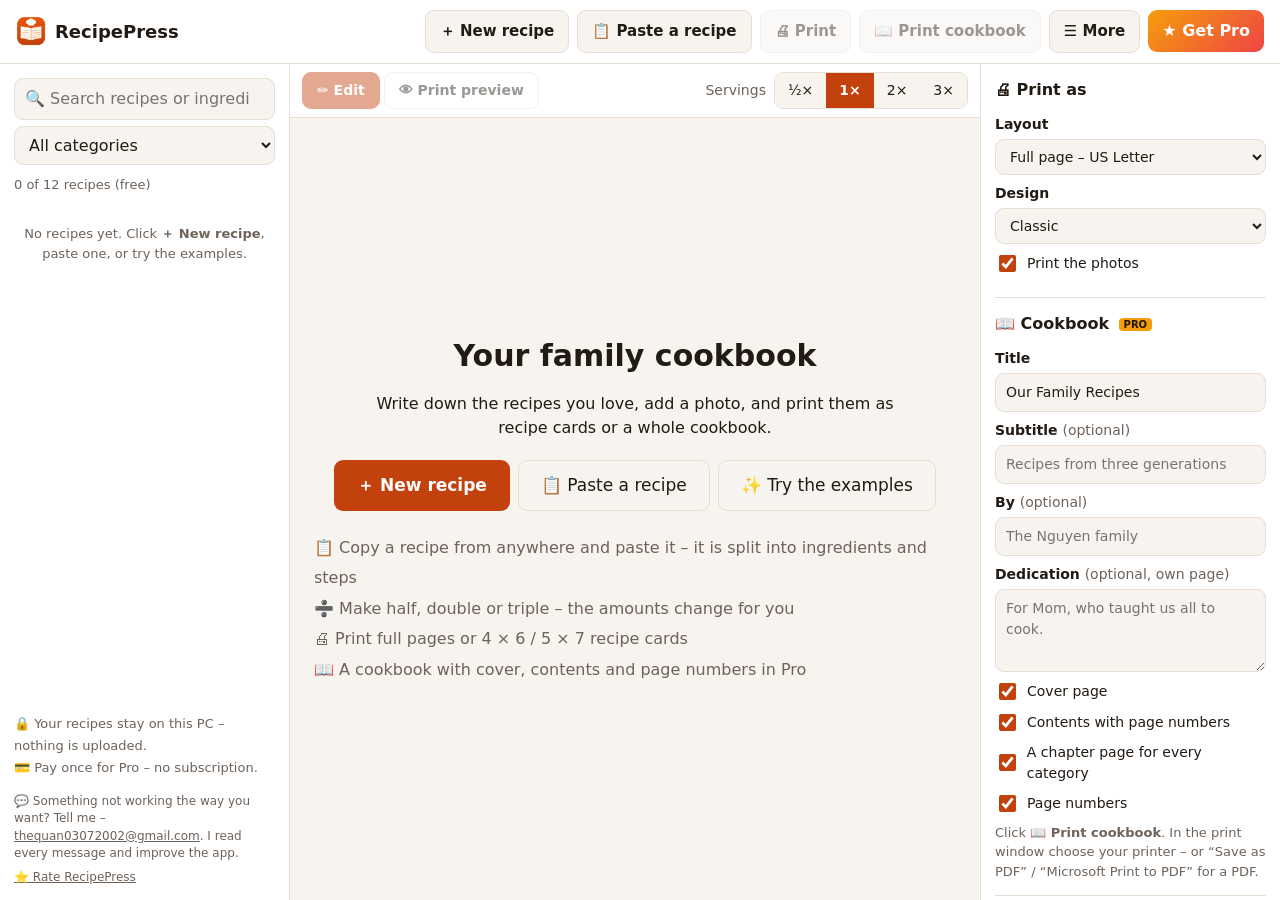
<file: index.html>
<!doctype html>
<html lang="en">
<head>
  <meta charset="utf-8">
  <meta name="viewport" content="width=device-width, initial-scale=1">
  <title>RecipePress – Family Cookbook &amp; Recipe Card Maker</title>
  <meta name="description" content="Keep your family recipes in one place and print beautiful recipe cards or a whole cookbook. Works offline, nothing is uploaded, no subscription.">
  <meta name="theme-color" content="#c2410c">
  <link rel="manifest" href="manifest.json">
  <link rel="icon" href="icon-192.png">
  <link rel="stylesheet" href="style.css">
</head>
<body>
  <header class="topbar">
    <div class="brand"><img src="icon-192.png" alt="" width="30" height="30"><span>RecipePress</span></div>
    <span class="spacer"></span>
    <div class="top-btns">
      <button id="newBtn" class="tb" title="New recipe (Ctrl+N)">＋ New recipe</button>
      <button id="pasteBtn" class="tb" title="Paste a recipe you copied">📋 Paste a recipe</button>
      <button id="printBtn" class="tb" disabled title="Print this recipe (Ctrl+P)">🖨 Print</button>
      <button id="bookBtn" class="tb" disabled>📖 Print cookbook</button>
      <button id="moreBtn" class="tb">☰ More</button>
      <button id="proBtn" class="pro-btn" hidden>★ Get Pro</button>
    </div>
    <div id="menu" class="menu" hidden>
      <button id="printAllBtn">🖨 Print all recipes in the list</button>
      <button id="txtBtn">📝 Save this recipe as text</button>
      <hr>
      <button id="backupBtn">💾 Back up all recipes (file)</button>
      <button id="restoreBtn2">📂 Restore from a backup…</button>
      <button id="exampleBtn">✨ Add example recipes</button>
      <hr>
      <a href="help.html" target="_blank" rel="noopener">❓ How to use RecipePress</a>
      <a href="mailto:thequan03072002@gmail.com?subject=RecipePress%20feedback">✉ Feedback &amp; support</a>
      <a href="https://apps.microsoft.com/detail/9MWSF3JMP1GJ" target="_blank" rel="noopener">More apps: PrintCal photo calendar maker</a>
      <a href="https://apps.microsoft.com/detail/9PJSZZRXMDWN" target="_blank" rel="noopener">More apps: ColorPress coloring page maker</a>
    </div>
    <input id="restoreIn" type="file" accept=".json,application/json" hidden>
    <input id="photoIn" type="file" accept="image/*" hidden>
  </header>

  <main class="layout">
    <aside class="left">
      <div class="search-row">
        <input id="search" type="search" placeholder="🔍 Search recipes or ingredients (Ctrl+F)">
        <select id="catFilter" aria-label="Category"></select>
      </div>
      <p id="count" class="hint"></p>
      <div id="list" class="list"></div>
      <p class="promise">🔒 Your recipes stay on this PC – nothing is uploaded.<br>💳 Pay once for Pro – no subscription.</p>
      <p class="fb-note">💬 Something not working the way you want? Tell me – <a href="mailto:thequan03072002@gmail.com?subject=RecipePress%20feedback">thequan03072002@gmail.com</a>. I read every message and improve the app.</p>
    </aside>

    <section class="stage">
      <div class="stagebar">
        <div class="tabs"><button id="tabEdit" class="on">✏️ Edit</button><button id="tabPreview">👁 Print preview</button></div>
        <div class="scale"><span class="muted">Servings</span>
          <div class="seg" id="scaleSeg"><button data-v="0.5">½×</button><button data-v="1" class="on">1×</button><button data-v="2">2×</button><button data-v="3">3×</button></div>
        </div>
      </div>
      <div class="view">
        <div id="emptyMain" class="empty">
          <h1>Your family cookbook</h1>
          <p>Write down the recipes you love, add a photo, and print them as recipe cards or a whole cookbook.</p>
          <div class="row-btns center">
            <button id="newBig" class="primary big">＋ New recipe</button>
            <button id="pasteBig" class="ghost big">📋 Paste a recipe</button>
            <button id="exampleBig" class="ghost big">✨ Try the examples</button>
          </div>
          <ul class="promise-list">
            <li>📋 Copy a recipe from anywhere and paste it – it is split into ingredients and steps</li>
            <li>➗ Make half, double or triple – the amounts change for you</li>
            <li>🖨 Print full pages or 4 × 6 / 5 × 7 recipe cards</li>
            <li>📖 A cookbook with cover, contents and page numbers in Pro</li>
          </ul>
        </div>

        <form id="form" class="form" hidden onsubmit="return false">
          <div class="form-top">
            <div class="form-main">
              <label class="field">Recipe name<input id="f_title" type="text" maxlength="120" placeholder="e.g. Grandma's apple pie"></label>
              <div class="three">
                <label class="field">Category<span class="cat-row"><select id="f_cat"></select><button id="newCat" type="button" class="mini" title="New category">＋</button></span></label>
                <label class="field">Serves<input id="f_serves" type="text" maxlength="40" placeholder="4"></label>
                <label class="field">Prep time<input id="f_prep" type="text" maxlength="40" placeholder="15 min"></label>
                <label class="field">Cook time<input id="f_cook" type="text" maxlength="40" placeholder="1 h"></label>
              </div>
            </div>
            <div class="photo-col">
              <button id="photoBox" type="button" class="photo-box" title="Add or change the photo"></button>
              <button id="photoDel" type="button" class="link" hidden>Remove photo</button>
            </div>
          </div>
          <div class="two-col">
            <label class="field">Ingredients <span class="muted">(one per line – start with the amount, e.g. “1 1/2 cups flour”)</span><textarea id="f_ingredients" rows="12" placeholder="2 cups flour&#10;1 tsp salt&#10;3 eggs&#10;For the sauce:&#10;1 cup milk"></textarea></label>
            <label class="field">Directions <span class="muted">(one step per line)</span><textarea id="f_steps" rows="12" placeholder="Heat the oven to 350 °F.&#10;Mix the flour and salt…"></textarea></label>
          </div>
          <label class="field">Notes <span class="muted">(optional)</span><textarea id="f_notes" rows="3" placeholder="Tips, where the recipe came from, a memory…"></textarea></label>
          <label class="field">From the kitchen of <span class="muted">(optional)</span><input id="f_source" type="text" maxlength="80" placeholder="e.g. Grandma Rose"></label>
          <div class="row-btns">
            <button id="dupBtn" type="button" class="ghost">⧉ Make a copy</button>
            <button id="delBtn" type="button" class="ghost danger">🗑 Delete recipe</button>
          </div>
          <p class="hint">Everything is saved automatically on this PC.</p>
        </form>

        <div id="previewWrap" class="preview-wrap" hidden>
          <div id="preview" class="preview"></div>
        </div>
      </div>
    </section>

    <aside class="right">
      <section class="tool">
        <h2>🖨 Print as</h2>
        <label class="field">Layout<select id="layout"></select></label>
        <label class="field">Design<select id="theme"></select></label>
        <label class="check"><input id="b_photos" type="checkbox"> Print the photos</label>
        <p id="setHint" class="hint warn"></p>
      </section>
      <section class="tool">
        <h2>📖 Cookbook <span class="badge pro-only">PRO</span></h2>
        <label class="field">Title<input id="b_title" type="text" maxlength="80"></label>
        <label class="field">Subtitle <span class="muted">(optional)</span><input id="b_subtitle" type="text" maxlength="80" placeholder="Recipes from three generations"></label>
        <label class="field">By <span class="muted">(optional)</span><input id="b_by" type="text" maxlength="80" placeholder="The Nguyen family"></label>
        <label class="field">Dedication <span class="muted">(optional, own page)</span><textarea id="b_dedication" rows="3" placeholder="For Mom, who taught us all to cook."></textarea></label>
        <label class="check"><input id="b_cover" type="checkbox"> Cover page</label>
        <label class="check"><input id="b_toc" type="checkbox"> Contents with page numbers</label>
        <label class="check"><input id="b_chapters" type="checkbox"> A chapter page for every category</label>
        <label class="check"><input id="b_nums" type="checkbox"> Page numbers</label>
        <p class="hint">Click <b>📖 Print cookbook</b>. In the print window choose your printer – or “Save as PDF” / “Microsoft Print to PDF” for a PDF.</p>
      </section>
    </aside>
  </main>

  <dialog id="pasteDlg" class="dlg wide-dlg">
    <h2>Paste a recipe</h2>
    <p class="muted">Copy a recipe from a website, an email or a note and paste it here. RecipePress finds the name, ingredients and steps – you can fix anything afterwards.</p>
    <textarea id="pasteText" rows="14" placeholder="Banana Bread&#10;Serves: 8&#10;&#10;Ingredients&#10;3 ripe bananas&#10;1/3 cup melted butter&#10;…&#10;&#10;Directions&#10;Heat the oven to 350 °F.&#10;…"></textarea>
    <div class="row-btns">
      <button id="pasteGo" class="primary">Add recipe</button>
      <button id="pasteCancel" class="ghost">Cancel</button>
    </div>
  </dialog>

  <dialog id="proDialog" class="dlg">
    <h2>RecipePress Pro</h2>
    <p class="muted">One-time purchase. Yours forever on this Microsoft account. No subscription, ever.</p>
    <ul class="pro-list">
      <li><strong>Unlimited recipes</strong> – the free version keeps 12</li>
      <li><strong>The whole cookbook</strong> – cover page, dedication, contents, chapters and page numbers</li>
      <li><strong>Print many recipes at once</strong> – all cards or pages in one go</li>
      <li><strong>Cookbook sizes</strong> 5.5 × 8.5 and 8 × 10 in</li>
      <li><strong>4 more designs</strong> – Farmhouse, Christmas, Tết / Lunar New Year, Garden</li>
    </ul>
    <p class="fb-note">💬 Something not working the way you want? Tell me – <a href="mailto:thequan03072002@gmail.com?subject=RecipePress%20feedback">thequan03072002@gmail.com</a>. I read every message and improve the app.</p>
    <p id="proMsg" class="pro-msg" hidden></p>
    <div class="row-btns">
      <button id="buyBtn" class="primary" autofocus>Unlock Pro</button>
      <button id="restoreBtn" class="ghost">Restore purchase</button>
      <button id="closePro" class="ghost">Not now</button>
    </div>
  </dialog>
  <div id="toast" class="toast" hidden></div>
  <div id="restartBar" class="restart" hidden>A new version of RecipePress is ready. <button id="restartBtn" class="primary">Restart now</button></div>
  <div id="measure" aria-hidden="true"></div>
  <div id="printArea"></div>
  <script src="app.js"></script>
  <script src="rate.js" data-id="9NDCRGD5QFJ4" data-app="RecipePress"></script>
</body>
</html>
</file>
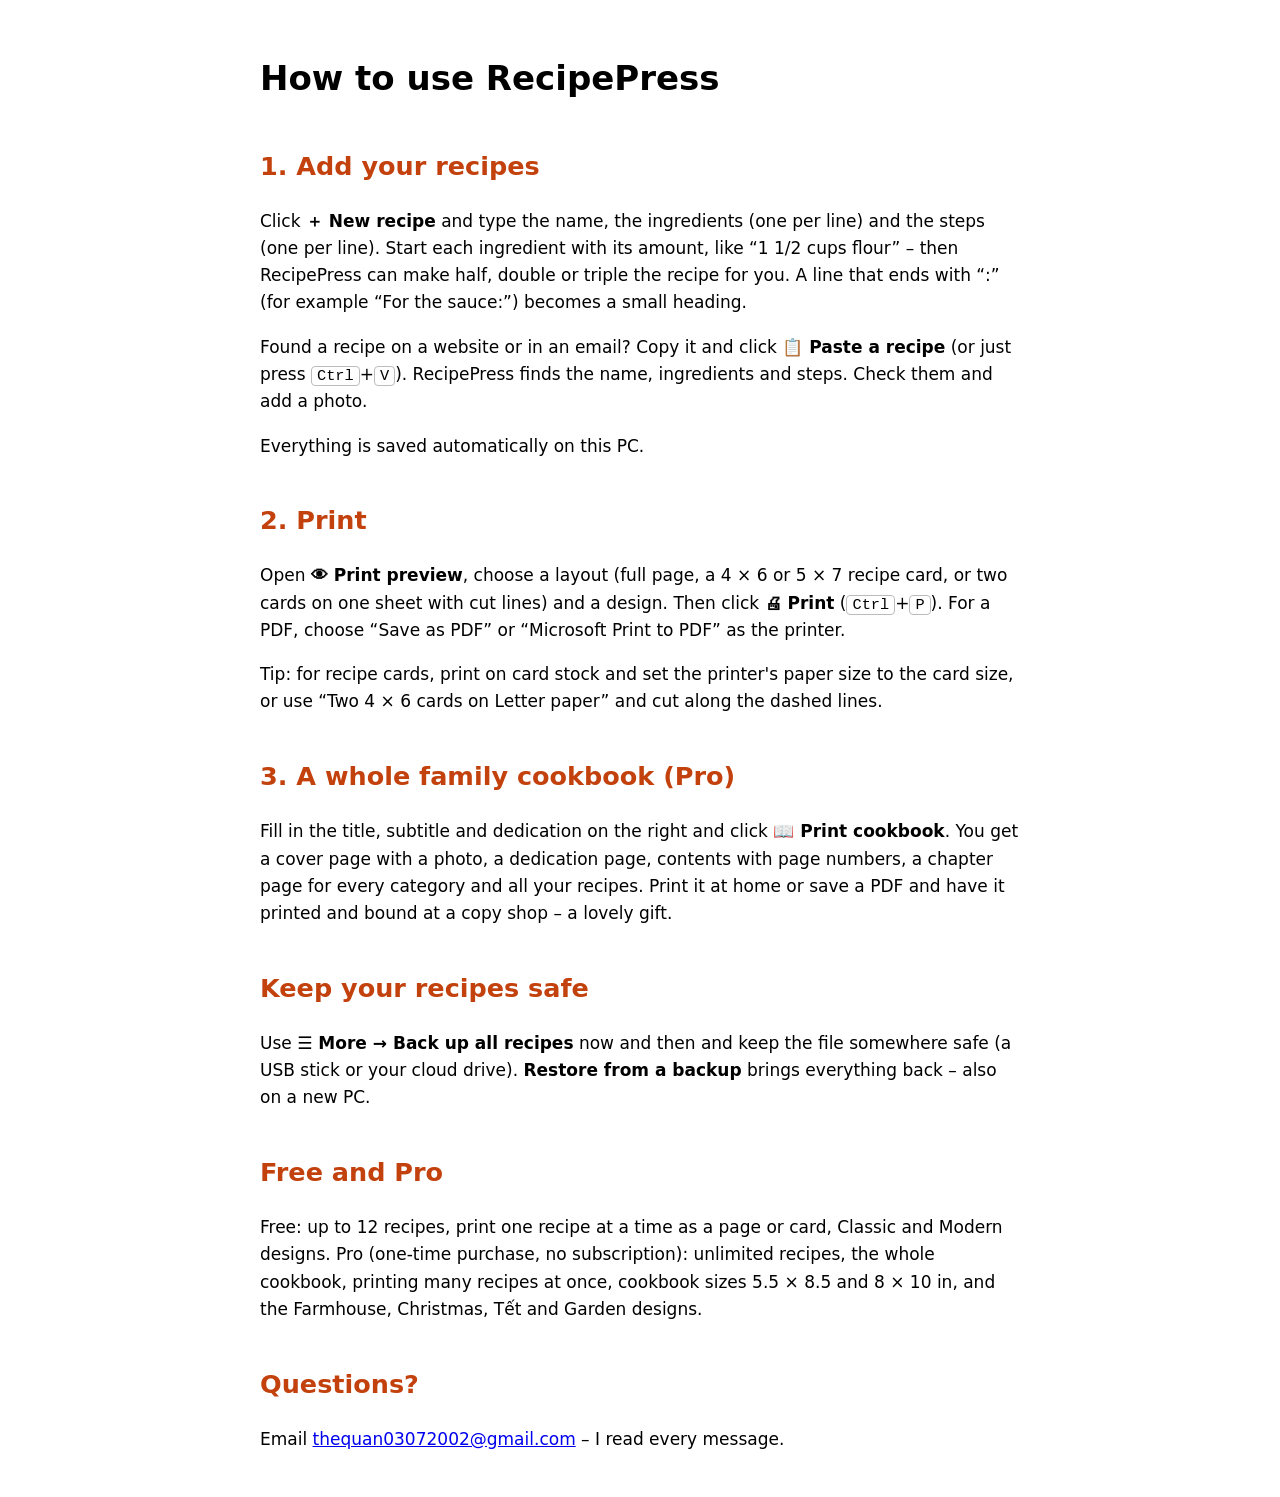
<file: help.html>
<!doctype html><html lang="en"><head><meta charset="utf-8"><meta name="viewport" content="width=device-width, initial-scale=1"><title>RecipePress – Help</title><style>body{font:17px/1.6 "Segoe UI",system-ui,sans-serif;max-width:760px;margin:0 auto;padding:28px 20px}h2{margin-top:1.6em;color:#c2410c}kbd{border:1px solid #bbb;border-radius:4px;padding:0 5px;font-size:.9em}</style></head><body>
<h1>How to use RecipePress</h1>
<h2>1. Add your recipes</h2>
<p>Click <b>＋ New recipe</b> and type the name, the ingredients (one per line) and the steps (one per line). Start each ingredient with its amount, like “1 1/2 cups flour” – then RecipePress can make half, double or triple the recipe for you. A line that ends with “:” (for example “For the sauce:”) becomes a small heading.</p>
<p>Found a recipe on a website or in an email? Copy it and click <b>📋 Paste a recipe</b> (or just press <kbd>Ctrl</kbd>+<kbd>V</kbd>). RecipePress finds the name, ingredients and steps. Check them and add a photo.</p>
<p>Everything is saved automatically on this PC.</p>
<h2>2. Print</h2>
<p>Open <b>👁 Print preview</b>, choose a layout (full page, a 4 × 6 or 5 × 7 recipe card, or two cards on one sheet with cut lines) and a design. Then click <b>🖨 Print</b> (<kbd>Ctrl</kbd>+<kbd>P</kbd>). For a PDF, choose “Save as PDF” or “Microsoft Print to PDF” as the printer.</p>
<p>Tip: for recipe cards, print on card stock and set the printer's paper size to the card size, or use “Two 4 × 6 cards on Letter paper” and cut along the dashed lines.</p>
<h2>3. A whole family cookbook (Pro)</h2>
<p>Fill in the title, subtitle and dedication on the right and click <b>📖 Print cookbook</b>. You get a cover page with a photo, a dedication page, contents with page numbers, a chapter page for every category and all your recipes. Print it at home or save a PDF and have it printed and bound at a copy shop – a lovely gift.</p>
<h2>Keep your recipes safe</h2>
<p>Use <b>☰ More → Back up all recipes</b> now and then and keep the file somewhere safe (a USB stick or your cloud drive). <b>Restore from a backup</b> brings everything back – also on a new PC.</p>
<h2>Free and Pro</h2>
<p>Free: up to 12 recipes, print one recipe at a time as a page or card, Classic and Modern designs. Pro (one-time purchase, no subscription): unlimited recipes, the whole cookbook, printing many recipes at once, cookbook sizes 5.5 × 8.5 and 8 × 10 in, and the Farmhouse, Christmas, Tết and Garden designs.</p>
<h2>Questions?</h2>
<p>Email <a href="mailto:thequan03072002@gmail.com?subject=RecipePress">thequan03072002@gmail.com</a> – I read every message.</p>
</body></html>
</file>
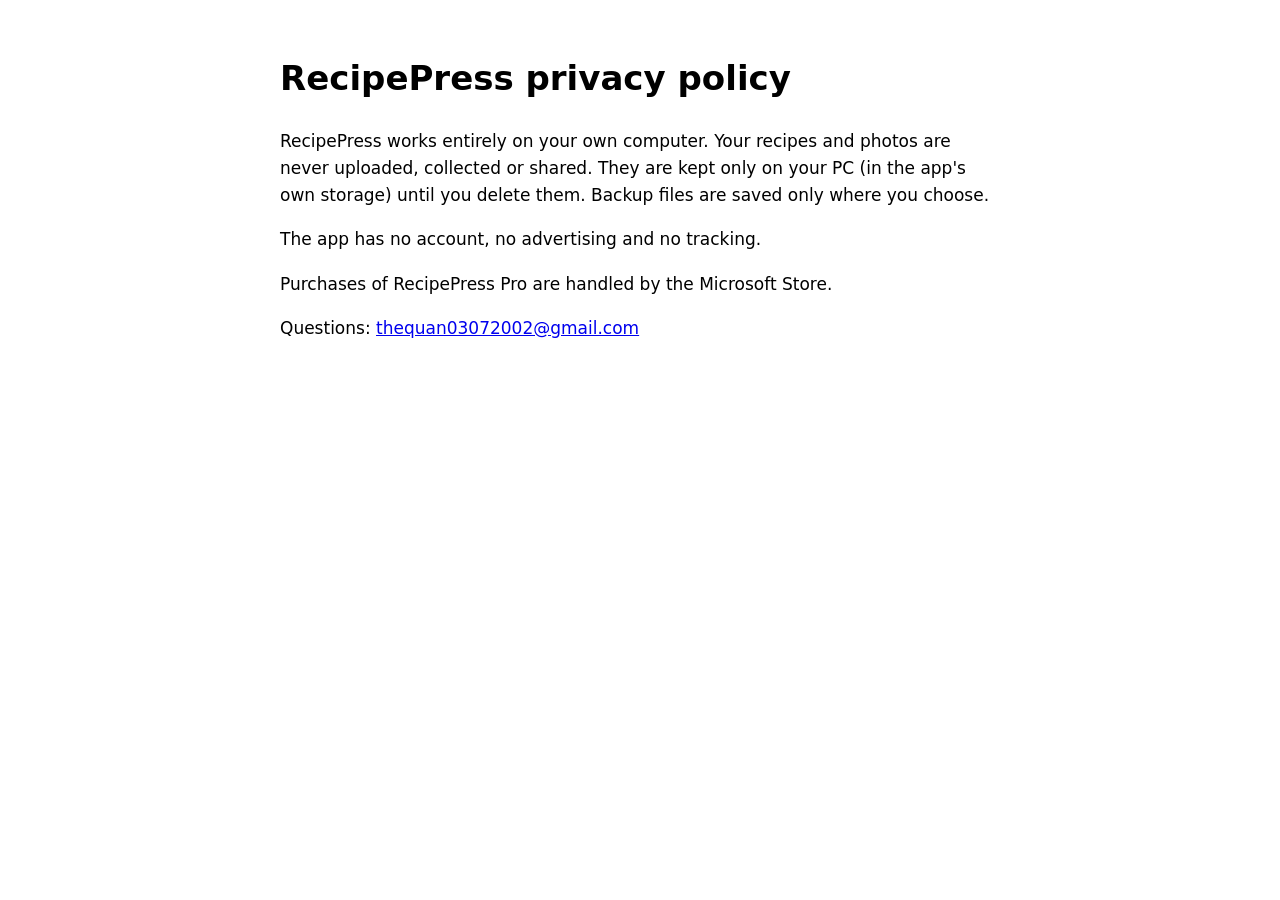
<file: privacy.html>
<!doctype html><html lang="en"><head><meta charset="utf-8"><meta name="viewport" content="width=device-width, initial-scale=1"><title>RecipePress – Privacy</title><style>body{font:17px/1.6 "Segoe UI",system-ui,sans-serif;max-width:720px;margin:0 auto;padding:28px 20px}</style></head><body><h1>RecipePress privacy policy</h1><p>RecipePress works entirely on your own computer. Your recipes and photos are never uploaded, collected or shared. They are kept only on your PC (in the app's own storage) until you delete them. Backup files are saved only where you choose.</p><p>The app has no account, no advertising and no tracking.</p><p>Purchases of RecipePress Pro are handled by the Microsoft Store.</p><p>Questions: <a href="mailto:thequan03072002@gmail.com">thequan03072002@gmail.com</a></p></body></html>
</file>
<file: style.css>
:root { --bg: #f7f3ee; --card: #ffffff; --text: #221a14; --muted: #6e6259; --line: #e7ddd3; --accent: #c2410c; --accent-2: #ffedd5; --on-accent: #ffffff; --danger: #b42318; color-scheme: light dark; }
@media (prefers-color-scheme: dark) { :root { --bg: #15110e; --card: #1e1915; --text: #f3ece5; --muted: #ab9e93; --line: #352d27; --accent: #fb923c; --accent-2: #3b2112; --on-accent: #1d0d03; --danger: #f97066; } }
* { box-sizing: border-box; }
html, body { height: 100%; }
body { margin: 0; font: 16px/1.5 "Segoe UI", system-ui, sans-serif; background: var(--bg); color: var(--text); display: flex; flex-direction: column; }
[hidden] { display: none !important; }
h1 { font-size: 30px; margin: 0 0 6px; }
h2 { font-size: 16px; margin: 0 0 4px; }
.topbar { position: relative; display: flex; align-items: center; gap: 14px; padding: 10px 16px; border-bottom: 1px solid var(--line); background: var(--card); }
.brand { display: flex; align-items: center; gap: 9px; font-weight: 700; font-size: 18px; }
.brand img { border-radius: 7px; }
.spacer { flex: 1; }
.top-btns { display: flex; gap: 8px; align-items: center; flex-wrap: wrap; justify-content: flex-end; }
button { font: inherit; border-radius: 9px; padding: 9px 14px; cursor: pointer; border: 1px solid transparent; }
button:disabled { opacity: .45; cursor: not-allowed; }
.tb { background: var(--bg); color: var(--text); border-color: var(--line); font-weight: 600; font-size: 15px; }
.tb:hover:not(:disabled), .ghost:hover:not(:disabled) { border-color: var(--accent); }
.primary { background: var(--accent); color: var(--on-accent); font-weight: 700; }
.ghost { background: transparent; color: var(--text); border-color: var(--line); }
.big { font-size: 17px; padding: 12px 22px; }
.mini { padding: 6px 11px; background: var(--bg); color: var(--text); border-color: var(--line); font-weight: 700; }
.link { background: none; border: 0; color: var(--muted); text-decoration: underline; padding: 4px; font-size: 13px; }
.pro-btn { background: linear-gradient(135deg, #f59e0b, #ef4444); color: #fff; font-weight: 700; border: 0; }
.pro-btn.is-pro { background: var(--accent-2); color: var(--accent); cursor: default; }
.badge { font-size: 10px; font-weight: 700; background: #f59e0b; color: #1f1503; border-radius: 4px; padding: 1px 5px; margin-left: 4px; vertical-align: 1px; }
body.unlocked .pro-only { display: none; }
.menu { position: absolute; right: 16px; top: 54px; z-index: 20; background: var(--card); border: 1px solid var(--line); border-radius: 12px; padding: 6px; display: flex; flex-direction: column; min-width: 300px; box-shadow: 0 10px 30px rgba(0,0,0,.25); }
.menu button, .menu a { text-align: left; background: transparent; color: var(--text); padding: 10px 12px; border-radius: 8px; text-decoration: none; font-size: 15px; }
.menu button:hover, .menu a:hover { background: var(--accent-2); }
.menu hr { border: 0; border-top: 1px solid var(--line); margin: 4px 6px; }
.danger { color: var(--danger) !important; }

.layout { flex: 1; min-height: 0; display: grid; grid-template-columns: 290px minmax(0, 1fr) 300px; }
.left, .right { background: var(--card); padding: 14px; overflow: auto; display: flex; flex-direction: column; gap: 10px; }
.left { border-right: 1px solid var(--line); }
.right { border-left: 1px solid var(--line); gap: 14px; }
.search-row { display: grid; gap: 6px; }
.list { display: flex; flex-direction: column; gap: 3px; flex: 1 0 auto; min-height: 120px; }
.left > * { flex-shrink: 0; }
.cat-h { margin: 10px 0 2px; font-size: 12px; font-weight: 700; text-transform: uppercase; letter-spacing: .06em; color: var(--accent); }
.item { display: flex; align-items: center; gap: 10px; text-align: left; background: transparent; color: var(--text); padding: 6px 8px; border-radius: 9px; }
.item:hover { background: var(--bg); }
.item.on { background: var(--accent-2); font-weight: 600; }
.item img, .item .ph { width: 38px; height: 38px; border-radius: 7px; object-fit: cover; flex: none; display: grid; place-items: center; background: var(--bg); font-size: 20px; }
.item span:last-child { min-width: 0; overflow: hidden; text-overflow: ellipsis; white-space: nowrap; }
.tool { display: flex; flex-direction: column; gap: 8px; padding-bottom: 14px; border-bottom: 1px solid var(--line); }
.field { display: block; font-size: 14px; font-weight: 600; }
.field > input, .field > select, .field > textarea, .field > .cat-row { margin-top: 4px; }
.field > input, .field > select, .field > textarea { display: block; }
.check { display: flex; align-items: center; gap: 8px; font-size: 14px; }
.check input { width: 17px; height: 17px; accent-color: var(--accent); }
.hint { color: var(--muted); font-size: 13px; margin: 0; }
.hint.center { text-align: center; padding: 20px 6px; }
.hint.warn:not(:empty) { color: var(--text); background: var(--accent-2); padding: 8px 10px; border-radius: 8px; }
.muted { color: var(--muted); font-weight: 400; }
.promise { font-size: 13px; color: var(--muted); margin: 0; line-height: 1.7; }
.fb-note { color: var(--muted); font-size: 12px; font-weight: 400; line-height: 1.45; margin: 4px 0 0; overflow-wrap: anywhere; }
.fb-note a { color: inherit; text-decoration: underline; }
input[type=text], input[type=search], select, textarea { font: inherit; padding: 8px 10px; border-radius: 9px; border: 1px solid var(--line); background: var(--bg); color: var(--text); width: 100%; font-weight: 400; }
textarea { resize: vertical; line-height: 1.55; }
input:focus, select:focus, textarea:focus, button:focus-visible { outline: 3px solid var(--accent); outline-offset: 1px; }
.seg { display: flex; border: 1px solid var(--line); border-radius: 9px; overflow: hidden; }
.seg button { flex: 1; border-radius: 0; background: var(--bg); color: var(--text); padding: 6px 12px; font-size: 14px; }
.seg button.on { background: var(--accent); color: var(--on-accent); font-weight: 700; }

.stage { position: relative; min-width: 0; min-height: 0; display: flex; flex-direction: column; }
.stagebar { display: flex; justify-content: space-between; align-items: center; gap: 12px; flex-wrap: wrap; padding: 8px 12px; border-bottom: 1px solid var(--line); background: var(--card); font-size: 14px; }
.tabs { display: flex; gap: 4px; }
.tabs button { background: transparent; color: var(--text); border-color: var(--line); padding: 7px 14px; font-weight: 600; }
.tabs button.on { background: var(--accent); color: var(--on-accent); border-color: var(--accent); }
.scale { display: flex; align-items: center; gap: 8px; }
.view { position: relative; flex: 1; min-height: 0; overflow: auto; }
.empty { min-height: 100%; display: flex; flex-direction: column; align-items: center; justify-content: center; text-align: center; gap: 8px; padding: 24px; }
.empty p { max-width: 560px; margin: 0; }
.promise-list { list-style: none; padding: 0; margin: 14px 0 0; color: var(--muted); line-height: 1.9; text-align: left; }
.row-btns { display: flex; gap: 8px; flex-wrap: wrap; margin-top: 12px; }
.row-btns.center { justify-content: center; }
.form { padding: 16px 20px 30px; display: flex; flex-direction: column; gap: 12px; max-width: 1000px; }
.form-top { display: flex; gap: 16px; }
.form-main { flex: 1; min-width: 0; display: flex; flex-direction: column; gap: 10px; }
#f_title { font-size: 20px; font-weight: 700; }
.three { display: grid; grid-template-columns: 1.6fr 1fr 1fr 1fr; gap: 8px; }
.cat-row { display: flex; gap: 4px; }
.photo-col { display: flex; flex-direction: column; align-items: center; }
.photo-box { width: 170px; height: 128px; border: 2px dashed var(--line); background: var(--bg); color: var(--muted); padding: 0; overflow: hidden; display: grid; place-items: center; }
.photo-box:hover { border-color: var(--accent); }
.photo-box img { width: 100%; height: 100%; object-fit: cover; }
.two-col { display: grid; grid-template-columns: 1fr 1.3fr; gap: 12px; }
.preview-wrap { padding: 16px; background: repeating-linear-gradient(45deg, #8881 0 10px, transparent 10px 20px); min-height: 100%; }
.preview { position: relative; }
.zoomer { position: relative; transform-origin: 0 0; margin: 0 auto; }
.zoomer .sheet { box-shadow: 0 6px 24px #0003; }
.wm { position: absolute; inset: 0; display: flex; flex-direction: column; align-items: center; justify-content: center; pointer-events: none; font: 800 90px/1 "Segoe UI", sans-serif; color: rgba(194, 65, 12, .22); transform: rotate(-24deg); letter-spacing: .08em; }
.wm small { font-size: 26px; letter-spacing: .02em; }

.dlg { border: 1px solid var(--line); border-radius: 16px; background: var(--card); color: var(--text); padding: 22px; max-width: 500px; }
.wide-dlg { width: min(680px, 94vw); max-width: none; }
.dlg::backdrop { background: #0007; }
.pro-list { padding-left: 20px; }
.pro-list li { margin: 6px 0; }
.pro-msg { background: var(--accent-2); padding: 8px 10px; border-radius: 8px; }
.toast { position: fixed; left: 50%; bottom: 24px; transform: translateX(-50%); background: #221a14; color: #fff; padding: 10px 16px; border-radius: 10px; z-index: 50; max-width: 90vw; }
.restart { position: fixed; left: 50%; top: 12px; transform: translateX(-50%); background: var(--card); border: 1px solid var(--line); border-radius: 12px; padding: 8px 10px 8px 16px; z-index: 60; display: flex; gap: 12px; align-items: center; box-shadow: 0 6px 20px #0004; }

@media (max-width: 1180px) { .layout { grid-template-columns: 260px minmax(0, 1fr); } .right { grid-column: 1 / -1; border-left: 0; border-top: 1px solid var(--line); overflow: visible; display: grid; grid-template-columns: 1fr 1fr; align-items: start; } html, body { height: auto; } .layout { flex: none; } .stage { min-height: 80vh; } .left { max-height: 80vh; } }
@media (max-width: 760px) { .layout { grid-template-columns: 1fr; } .left { max-height: 45vh; border-right: 0; border-bottom: 1px solid var(--line); } .right { grid-template-columns: 1fr; } .form-top { flex-direction: column-reverse; } .photo-col { align-items: flex-start; } .three, .two-col { grid-template-columns: 1fr 1fr; } .two-col { grid-template-columns: 1fr; } .topbar { flex-wrap: wrap; gap: 8px; padding: 8px 10px; } .tb { font-size: 14px; padding: 7px 10px; } .form { padding: 12px; } }

/* ============ the printed recipe (same in preview and print) ============ */
.sheet { position: relative; width: var(--w); min-height: var(--h); background: #fff; color: #222; font-size: calc(var(--w) * .0175); line-height: 1.45; font-family: Georgia, "Times New Roman", serif; -webkit-print-color-adjust: exact; print-color-adjust: exact; --c: #9a3412; --c2: #fde7d3; overflow: hidden; }
.sheet.is-page { padding: .55in .6in; }
.sheet.fixed { height: var(--h); }
.sheet.is-card { height: var(--h); padding: .22in .26in; font-size: calc(var(--w) * .024); }
.sheet.is-card2 { height: var(--h); display: flex; align-items: center; justify-content: center; }
.card2 { display: flex; flex-direction: column; gap: .35in; }
.cut { width: var(--cw); height: var(--ch); border: 1px dashed #999; padding: .2in .24in; font-size: calc(var(--cw) * .024); background: inherit; }
.rp { display: flex; flex-direction: column; gap: .7em; }
.rp-card { height: 100%; overflow: hidden; gap: .4em; }
.rp-photo { width: 100%; max-height: 3.3in; object-fit: cover; border-radius: 6px; }
.rp-card .rp-photo { position: absolute; width: 1.55in; height: 1.15in; right: .26in; top: .22in; max-height: none; }
.cut .rp-card .rp-photo, .cut .rp-photo { right: .24in; top: .2in; }
.cut { position: relative; }
.rp-card:has(.rp-photo) header { margin-right: 1.7in; min-height: 1.1in; }
.rp header { border-bottom: 2px solid var(--c); padding-bottom: .35em; }
.rp-cat { margin: 0; font: 700 .78em/1.2 "Segoe UI", sans-serif; letter-spacing: .14em; text-transform: uppercase; color: var(--c); }
.rp h1 { font-size: 2.1em; line-height: 1.1; margin: .12em 0 .15em; color: #1c1917; }
.rp-card h1 { font-size: 1.55em; }
.rp-meta { margin: 0; display: flex; flex-wrap: wrap; gap: .3em 1.2em; font: .88em/1.3 "Segoe UI", sans-serif; color: #555; }
.rp-body { display: grid; grid-template-columns: minmax(0, 1fr) minmax(0, 1.65fr); gap: 1.6em; }
.rp-card .rp-body { gap: 1em; grid-template-columns: minmax(0, 1fr) minmax(0, 1.5fr); }
.rp h2 { font: 700 1.05em/1.2 "Segoe UI", sans-serif; color: var(--c); margin: 0 0 .4em; text-transform: uppercase; letter-spacing: .06em; }
.rp h2 small { text-transform: none; letter-spacing: 0; font-weight: 600; color: #777; }
.rp-ing ul { list-style: none; margin: 0; padding: .55em .7em; background: var(--c2); border-radius: 6px; }
.rp-ing li { padding: .14em 0 .14em 1.05em; position: relative; break-inside: avoid; }
.rp-ing li::before { content: ""; position: absolute; left: 0; top: .62em; width: .42em; height: .42em; border-radius: 50%; background: var(--c); }
.rp-ing li.sub { padding-left: 0; font-weight: 700; margin-top: .3em; font-style: italic; }
.rp-ing li.sub::before, .rp-ing li.muted::before { display: none; }
.rp-steps ol { margin: 0; padding: 0; list-style: none; counter-reset: st; }
.rp-steps li { counter-increment: st; position: relative; padding-left: 2em; margin-bottom: .55em; break-inside: avoid; }
.rp-steps li::before { content: counter(st); position: absolute; left: 0; top: .05em; width: 1.45em; height: 1.45em; border-radius: 50%; background: var(--c); color: #fff; font: 700 .8em/1.45em "Segoe UI", sans-serif; text-align: center; }
.rp-card .rp-steps li { margin-bottom: .3em; }
.rp-notes { border-left: 3px solid var(--c); padding: .2em .8em; font-style: italic; color: #444; break-inside: avoid; }
.rp-notes h2 { font-style: normal; }
.rp-notes p { margin: 0; }
.rp-source { margin: 0; text-align: right; font-style: italic; color: var(--c); font-size: 1.05em; }
.rp .muted { color: #999; }
/* cookbook pages */
.rp-cover { height: 100%; display: flex; flex-direction: column; align-items: center; justify-content: center; text-align: center; gap: .4in; border: 3px double var(--c); padding: .5in; }
.rp-cover img { width: 80%; max-height: 55%; object-fit: cover; border-radius: 8px; }
.cover-art { font-size: 2.2in; line-height: 1; }
.rp-cover h1 { font-size: 3.6em; line-height: 1.05; margin: 0; color: var(--c); }
.rp-cover .sub { font-size: 1.5em; font-style: italic; margin: 0; color: #444; }
.rp-cover .by { font: 600 1.2em "Segoe UI", sans-serif; margin: 0; color: #555; letter-spacing: .05em; }
.rp-ded { height: 100%; display: flex; align-items: center; justify-content: center; text-align: center; font-size: 1.6em; font-style: italic; color: #444; padding: 0 .6in; }
.rp-chapter { height: 100%; display: flex; align-items: center; justify-content: center; }
.rp-chapter h1 { font-size: 4em; color: var(--c); border-top: 3px solid var(--c); border-bottom: 3px solid var(--c); padding: .2em .6em; margin: 0; }
.rp-toc h1 { font-size: 2.6em; color: var(--c); margin: 0 0 .5em; }
.rp-toc ul { list-style: none; margin: 0; padding: 0; }
.rp-toc li { display: flex; align-items: baseline; gap: .4em; padding: .12em 0; }
.rp-toc li.toc-ch { font: 700 1em "Segoe UI", sans-serif; color: var(--c); text-transform: uppercase; letter-spacing: .08em; margin-top: .5em; }
.rp-toc li i { flex: 1; border-bottom: 1px dotted #999; transform: translateY(-.25em); }
.rp-toc li b { font-weight: 600; }

/* designs */
.th-modern { font-family: "Segoe UI", system-ui, sans-serif; --c: #0f766e; --c2: #e6f4f1; }
.th-modern .rp header { border-bottom: 0; background: var(--c); color: #fff; padding: .6em .8em; border-radius: 6px; }
.th-modern .rp h1 { color: #fff; }
.th-modern .rp-cat, .th-modern .rp-meta { color: #d5f3ee; }
.th-farmhouse { --c: #7c4a1e; --c2: #f3e7d6; background: #fbf6ee; border: .14in solid transparent; border-image: repeating-linear-gradient(45deg, #c8a27a 0 6px, #f3e7d6 6px 12px) 30; }
.th-farmhouse .rp h1 { font-family: "Segoe Script", "Brush Script MT", cursive; font-weight: 400; color: #5b3414; }
.th-holiday { --c: #b91c1c; --c2: #fdecec; border: .14in solid transparent; border-image: repeating-linear-gradient(90deg, #b91c1c 0 18px, #ffffff 18px 24px, #15803d 24px 42px, #ffffff 42px 48px) 30; }
.th-holiday .rp header { border-bottom-color: #15803d; }
.th-holiday .rp-ing ul { background: #eef8f0; }
.th-tet { --c: #b91c1c; --c2: #fff4d6; background: #fffbf0; border: .12in solid #b91c1c; outline: 2px solid #eab308; outline-offset: -.2in; }
.th-tet .rp h1 { color: #b91c1c; }
.th-tet .rp header { border-bottom-color: #eab308; }
.th-garden { --c: #3f6212; --c2: #eef5e1; border: .14in solid transparent; border-image: repeating-linear-gradient(135deg, #84cc16 0 8px, #ecfccb 8px 16px, #4d7c0f 16px 24px, #ecfccb 24px 32px) 30; }
.th-garden .rp h1 { color: #365314; }
.th-modern .rp-cover h1, .th-modern .rp-chapter h1 { font-weight: 800; }

/* off-screen copy used to count printed pages for the contents */
#measure { position: absolute; left: -10000px; top: 0; visibility: hidden; }
#measure .sheet.is-page { width: calc(var(--w) - 1in); min-height: 0; padding: 0; }
#printArea { display: none; }
@media print {
  html, body { height: auto; background: #fff; display: block; }
  body > *:not(#printArea) { display: none !important; }
  #printArea { display: block; }
  #printArea .sheet { box-shadow: none; break-after: page; page-break-after: always; overflow: visible; }
  #printArea .sheet.is-page { width: auto; min-height: 0; padding: 0; }
  #printArea .sheet.is-page.fixed { height: calc(var(--h) - 1in); overflow: hidden; }
  #printArea .sheet.is-card, #printArea .sheet.is-card2 { overflow: hidden; }
  #printArea .sheet:last-child { break-after: auto; page-break-after: auto; }
}
</file>
